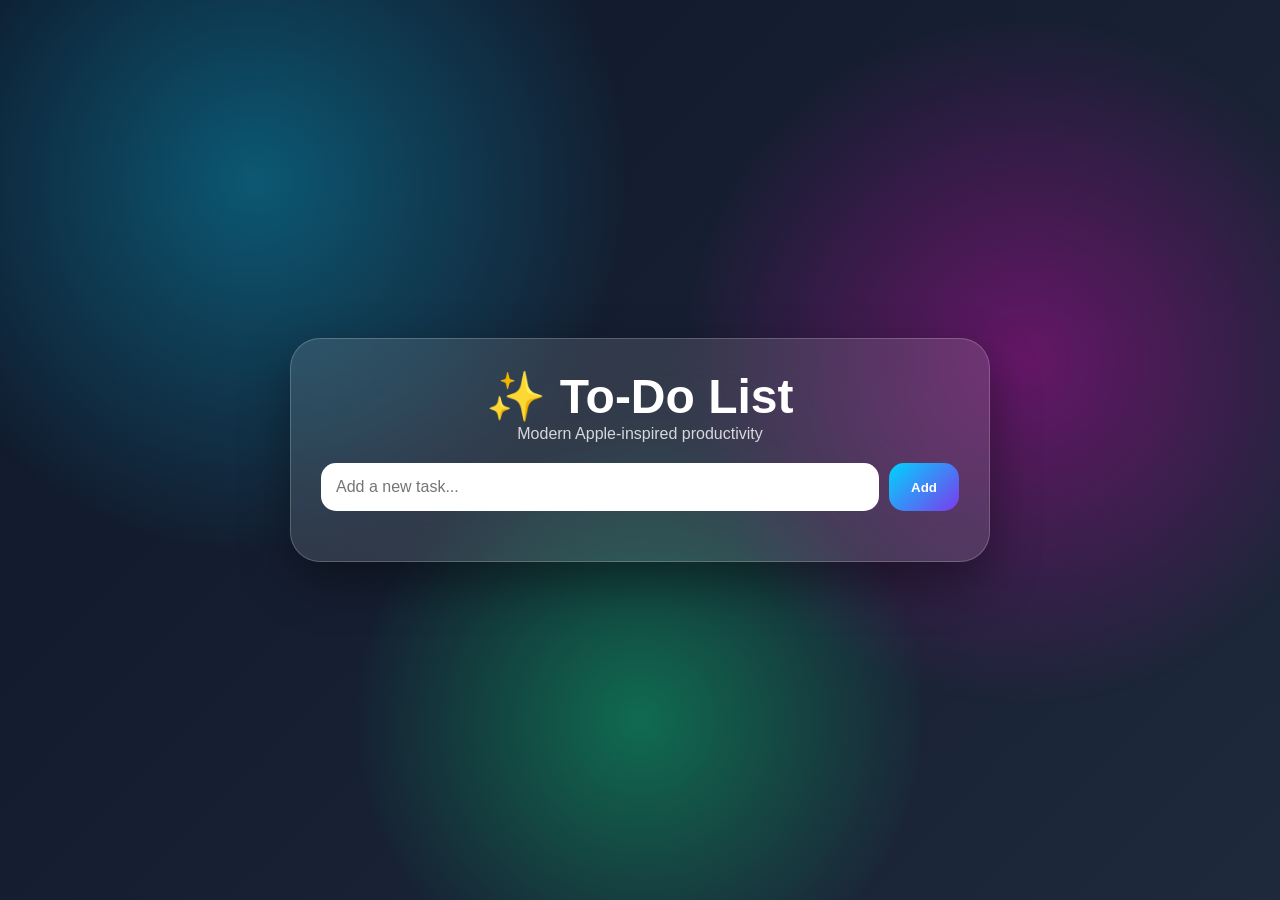
<file: WTL/03 July 2026/index.html>
<!DOCTYPE html>
<html lang="en">
<head>
<meta charset="UTF-8">
<meta name="viewport" content="width=device-width, initial-scale=1.0">
<title>Apple Style To-Do</title>
<link rel="stylesheet" href="style.css">
</head>
<body>
<div class="bg"></div>

<div class="container">
    <h1>✨ To‑Do List</h1>
    <p class="subtitle">Modern Apple-inspired productivity</p>

    <div class="input-area">
        <input id="taskInput" type="text" placeholder="Add a new task...">
        <button onclick="addTask()">Add</button>
    </div>

    <ul id="taskList"></ul>
</div>

<script src="script.js"></script>
</body>
</html>
</file>
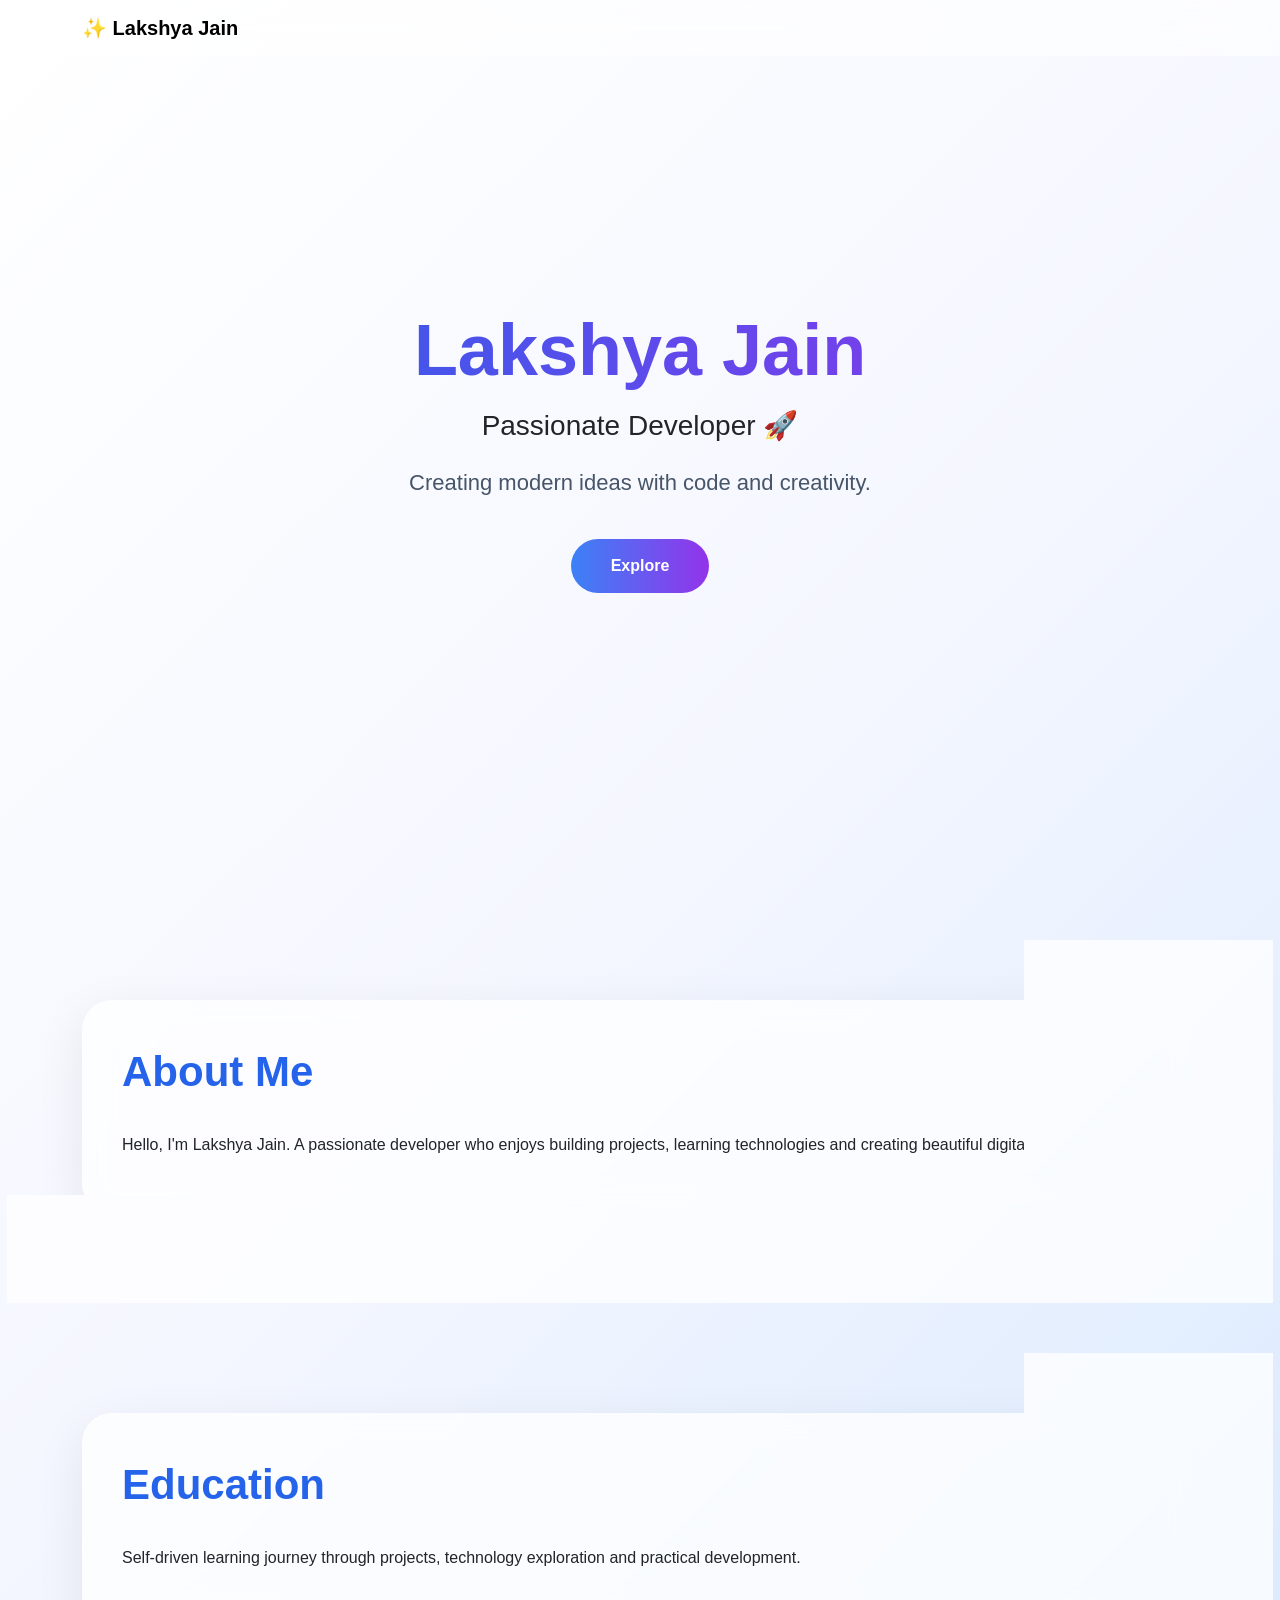
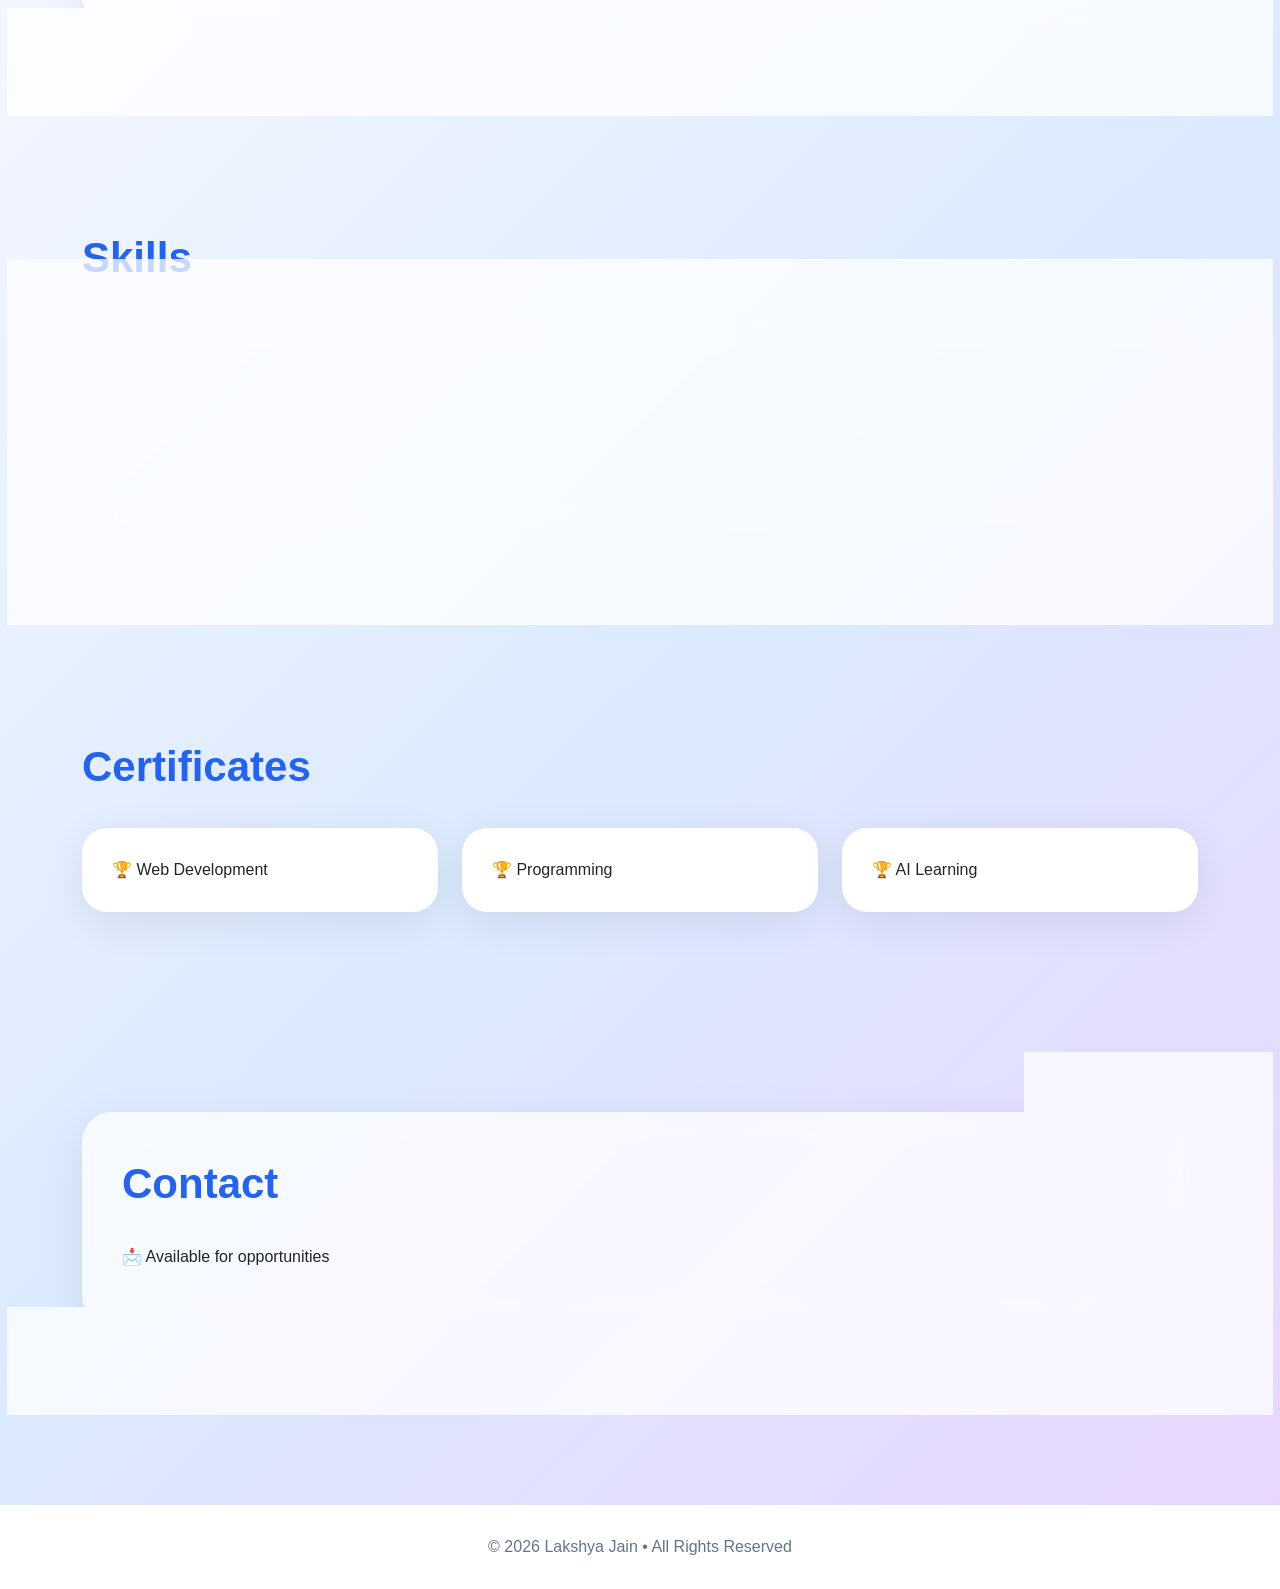
<file: WTL/25 June 2026/index.html>
<!doctype html>
<html lang="en">
  <head>
    <meta charset="UTF-8" />
    <meta name="viewport" content="width=device-width, initial-scale=1" />

    <title>Lakshya Jain | Portfolio</title>

    <link
      href="https://cdn.jsdelivr.net/npm/bootstrap@5.3.7/dist/css/bootstrap.min.css"
      rel="stylesheet"
    />

    <style>
      * {
        margin: 0;
        padding: 0;
        box-sizing: border-box;
        font-family: Arial;
      }

      body {
        background: linear-gradient(135deg, #ffffff, #f5f7ff, #dbeafe, #e9d5ff);
        overflow-x: hidden;
      }

      section {
        padding: 100px 0;
      }

      .navbar {
        background: rgba(255, 255, 255, 0.6);
        backdrop-filter: blur(20px);
      }

      .hero {
        height: 100vh;

        display: flex;

        align-items: center;

        text-align: center;
      }

      .hero h1 {
        font-size: 72px;

        font-weight: 900;

        background: linear-gradient(90deg, #2563eb, #9333ea);

        -webkit-background-clip: text;

        -webkit-text-fill-color: transparent;

        animation: float 3s infinite;
      }

      @keyframes float {
        50% {
          transform: translateY(-8px);
        }
      }

      .hero p {
        font-size: 22px;

        color: #475569;
      }

      .btn-main {
        padding: 15px 40px;

        border: none;

        border-radius: 40px;

        background: linear-gradient(90deg, #3b82f6, #9333ea);

        color: white;

        font-weight: bold;

        transition: 0.4s;
      }

      .btn-main:hover {
        transform: scale(1.08);
      }

      .box {
        background: rgba(255, 255, 255, 0.75);

        backdrop-filter: blur(15px);

        border-radius: 30px;

        padding: 40px;

        box-shadow: 0 15px 50px rgba(0, 0, 0, 0.08);

        transition: 0.4s;
      }

      .box:hover {
        transform: translateY(-8px);
      }

      .heading {
        font-size: 42px;

        font-weight: 800;

        color: #2563eb;

        margin-bottom: 30px;
      }

      .skill {
        display: inline-block;

        padding: 12px 24px;

        margin: 10px;

        background: linear-gradient(90deg, #60a5fa, #c084fc);

        color: white;

        border-radius: 30px;

        font-weight: 700;
      }

      footer {
        background: white;

        padding: 30px;

        text-align: center;

        color: #64748b;

        margin-top: 80px;
      }

      .card-cert {
        padding: 30px;

        border-radius: 25px;

        background: white;

        box-shadow: 0 10px 40px rgba(0, 0, 0, 0.08);

        height: 100%;
      }
    </style>
  </head>

  <body>
    <nav class="navbar navbar-expand-lg fixed-top">
      <div class="container">
        <a class="navbar-brand fw-bold"> ✨ Lakshya Jain </a>
      </div>
    </nav>

    <section class="hero">
      <div class="container">
        <h1>Lakshya Jain</h1>

        <h3 class="mt-3">Passionate Developer 🚀</h3>

        <p class="mt-4">Creating modern ideas with code and creativity.</p>

        <a href="#about">
          <button class="btn-main mt-4">Explore</button>
        </a>
      </div>
    </section>

    <section id="about">
      <div class="container">
        <div class="box">
          <div class="heading">About Me</div>

          <p>
            Hello, I'm Lakshya Jain. A passionate developer who enjoys building
            projects, learning technologies and creating beautiful digital
            experiences.
          </p>
        </div>
      </div>
    </section>

    <section>
      <div class="container">
        <div class="box">
          <div class="heading">Education</div>

          <p>
            Self-driven learning journey through projects, technology
            exploration and practical development.
          </p>
        </div>
      </div>
    </section>

    <section>
      <div class="container">
        <div class="heading">Skills</div>

        <div class="box">
          <span class="skill">HTML</span>

          <span class="skill">CSS</span>

          <span class="skill">Bootstrap</span>

          <span class="skill">Python</span>

          <span class="skill">MySQL</span>

          <span class="skill">Problem Solving</span>

          <span class="skill">AI Learning</span>

          <span class="skill">Creative Thinking</span>
        </div>
      </div>
    </section>

    <section>
      <div class="container">
        <div class="heading">Certificates</div>

        <div class="row g-4">
          <div class="col-md-4">
            <div class="card-cert">🏆 Web Development</div>
          </div>

          <div class="col-md-4">
            <div class="card-cert">🏆 Programming</div>
          </div>

          <div class="col-md-4">
            <div class="card-cert">🏆 AI Learning</div>
          </div>
        </div>
      </div>
    </section>

    <section>
      <div class="container">
        <div class="box">
          <div class="heading">Contact</div>

          <p>📩 Available for opportunities</p>
        </div>
      </div>
    </section>

    <footer>© 2026 Lakshya Jain • All Rights Reserved</footer>
  </body>
</html>
</file>
<file: WTL/03 July 2026/style.css>
*{
margin:0;
padding:0;
box-sizing:border-box;
font-family:-apple-system,BlinkMacSystemFont,'Segoe UI',sans-serif;
}

body{
min-height:100vh;
display:flex;
justify-content:center;
align-items:center;
background:linear-gradient(135deg,#0f172a,#1e293b);
overflow:hidden;
}

.bg{
position:fixed;
inset:0;
background:
radial-gradient(circle at 20% 20%, #00d4ff55, transparent 30%),
radial-gradient(circle at 80% 40%, #ff00cc55, transparent 30%),
radial-gradient(circle at 50% 80%, #00ff8855, transparent 30%);
animation: float 8s infinite alternate ease-in-out;
}

@keyframes float{
from{transform:scale(1) rotate(0deg);}
to{transform:scale(1.1) rotate(5deg);}
}

.container{
position:relative;
width:90%;
max-width:700px;
padding:30px;
border-radius:30px;
backdrop-filter:blur(20px);
background:rgba(255,255,255,.12);
border:1px solid rgba(255,255,255,.2);
color:white;
box-shadow:0 20px 50px rgba(0,0,0,.4);
animation:fadeIn .8s ease;
}

@keyframes fadeIn{
from{opacity:0;transform:translateY(20px);}
to{opacity:1;transform:translateY(0);}
}

h1{
text-align:center;
font-size:3rem;
}

.subtitle{
text-align:center;
opacity:.8;
margin-bottom:20px;
}

.input-area{
display:flex;
gap:10px;
}

input{
flex:1;
padding:15px;
border:none;
border-radius:15px;
font-size:1rem;
}

button{
padding:15px 22px;
border:none;
border-radius:15px;
background:linear-gradient(135deg,#00d4ff,#7c3aed);
color:white;
font-weight:bold;
cursor:pointer;
transition:.3s;
}

button:hover{
transform:translateY(-3px) scale(1.03);
}

ul{
list-style:none;
margin-top:20px;
}

li{
display:flex;
justify-content:space-between;
align-items:center;
padding:15px;
margin-top:12px;
border-radius:15px;
background:rgba(255,255,255,.15);
animation:slide .4s ease;
}

@keyframes slide{
from{opacity:0;transform:translateX(-20px);}
to{opacity:1;transform:translateX(0);}
}

.done{
text-decoration:line-through;
opacity:.6;
}

.task-actions button{
padding:8px 12px;
margin-left:6px;
}
</file>
